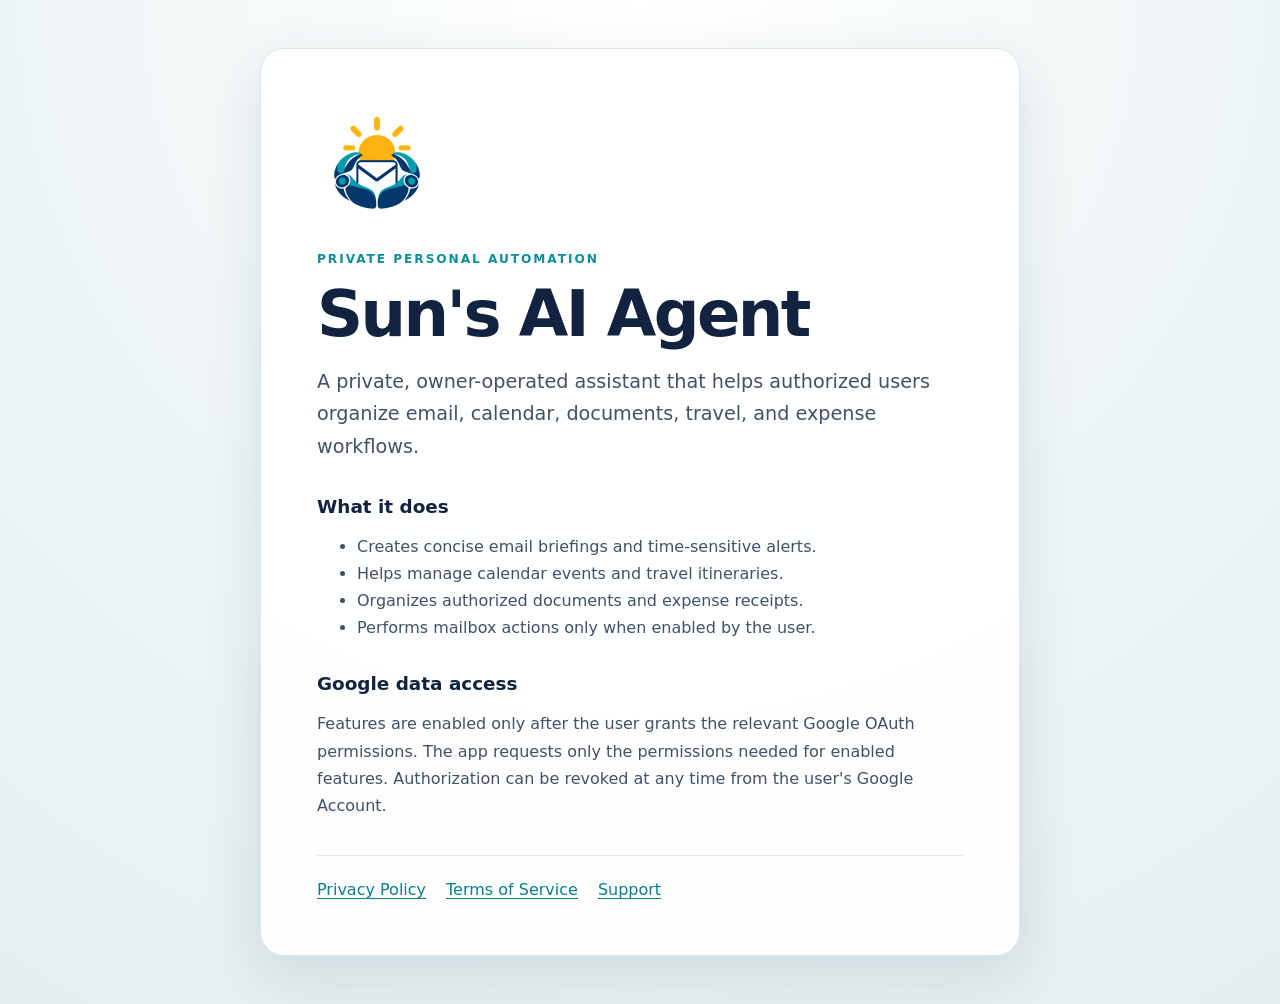
<file: index.html>
<!doctype html>
<html lang="en">
<head>
  <meta charset="utf-8">
  <meta name="viewport" content="width=device-width,initial-scale=1">
  <title>Sun's AI Agent</title>
  <meta name="description" content="A private personal assistant for email, calendar, documents, travel and expense workflows.">
  <link rel="stylesheet" href="styles.css">
</head>
<body>
  <main class="card">
    <img class="logo" src="logo.png" alt="Sun's AI Agent logo">
    <p class="eyebrow">PRIVATE PERSONAL AUTOMATION</p>
    <h1>Sun's AI Agent</h1>
    <p class="lead">A private, owner-operated assistant that helps authorized users organize email, calendar, documents, travel, and expense workflows.</p>

    <section>
      <h2>What it does</h2>
      <ul>
        <li>Creates concise email briefings and time-sensitive alerts.</li>
        <li>Helps manage calendar events and travel itineraries.</li>
        <li>Organizes authorized documents and expense receipts.</li>
        <li>Performs mailbox actions only when enabled by the user.</li>
      </ul>
    </section>

    <section>
      <h2>Google data access</h2>
      <p>Features are enabled only after the user grants the relevant Google OAuth permissions. The app requests only the permissions needed for enabled features. Authorization can be revoked at any time from the user's Google Account.</p>
    </section>

    <nav aria-label="Legal and support">
      <a href="privacy.html">Privacy Policy</a>
      <a href="terms.html">Terms of Service</a>
      <a href="mailto:sun.shilei@gmail.com">Support</a>
    </nav>
  </main>
</body>
</html>
</file>
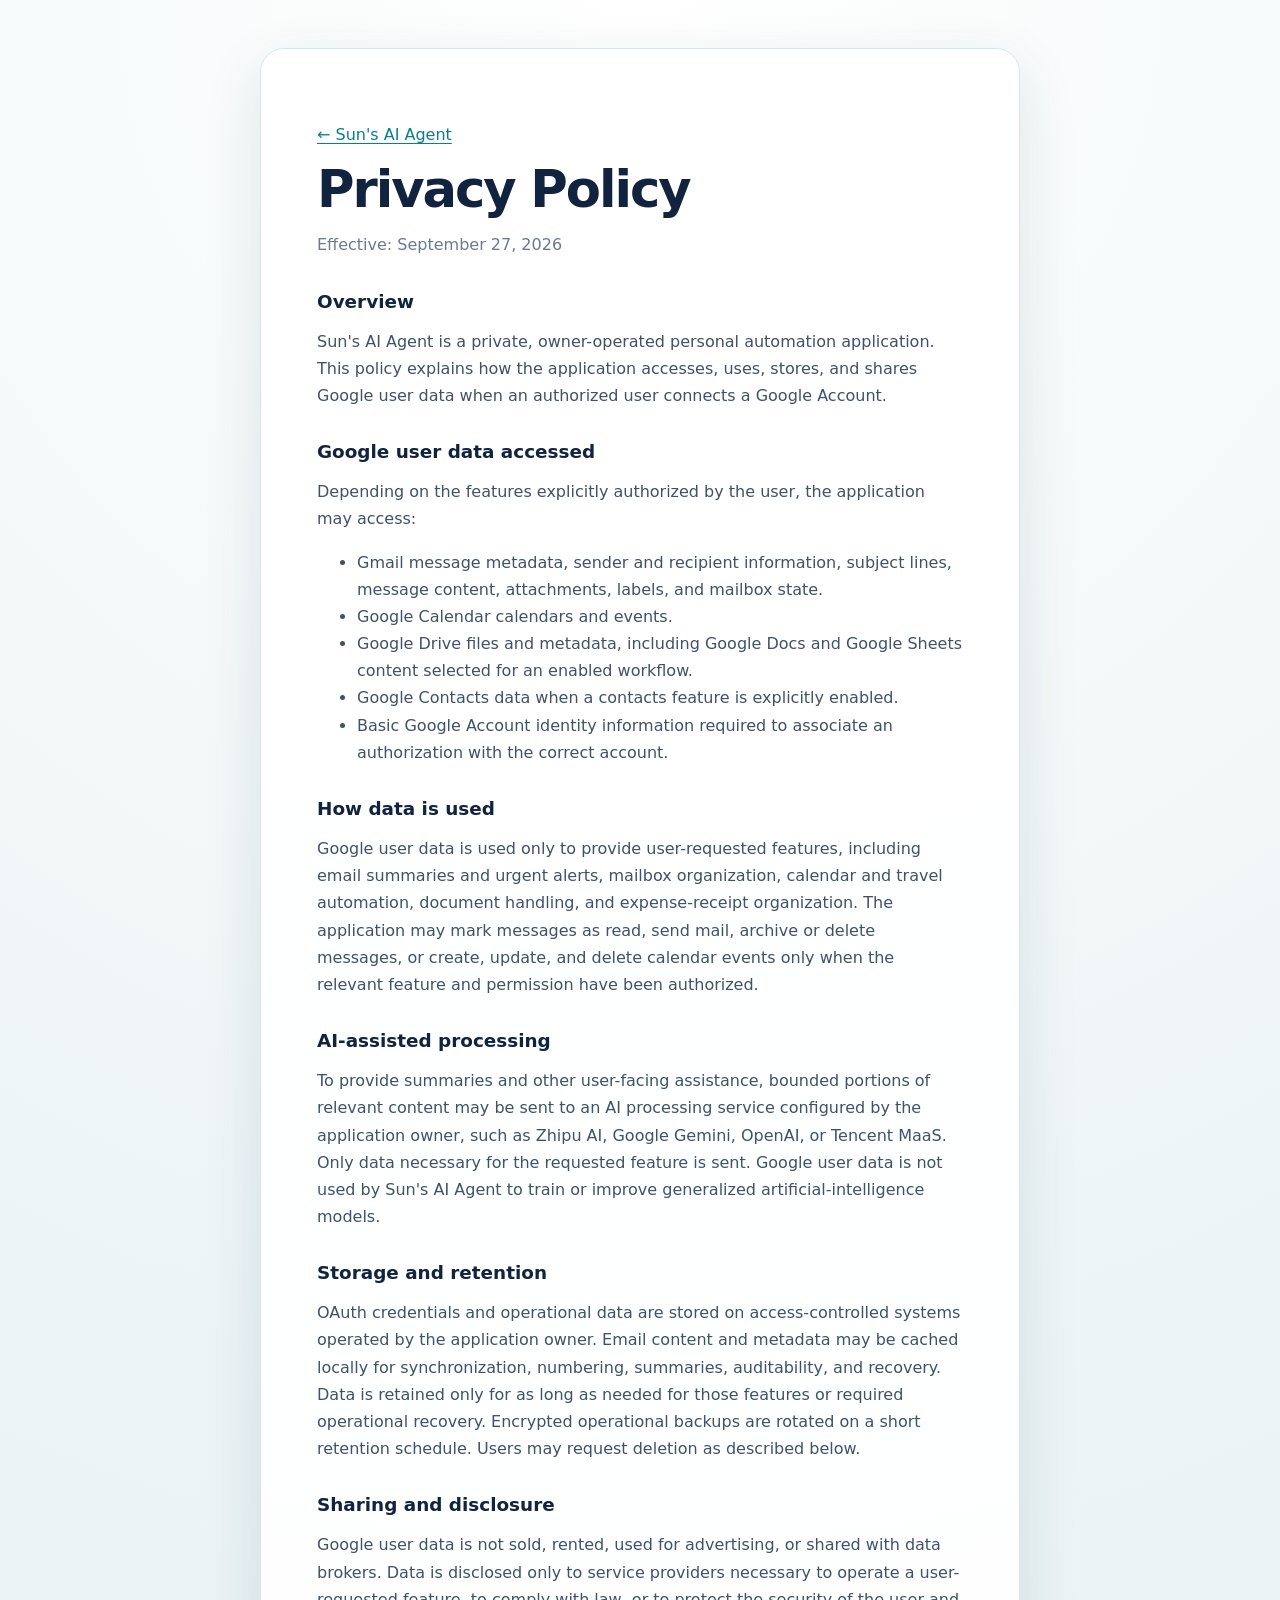
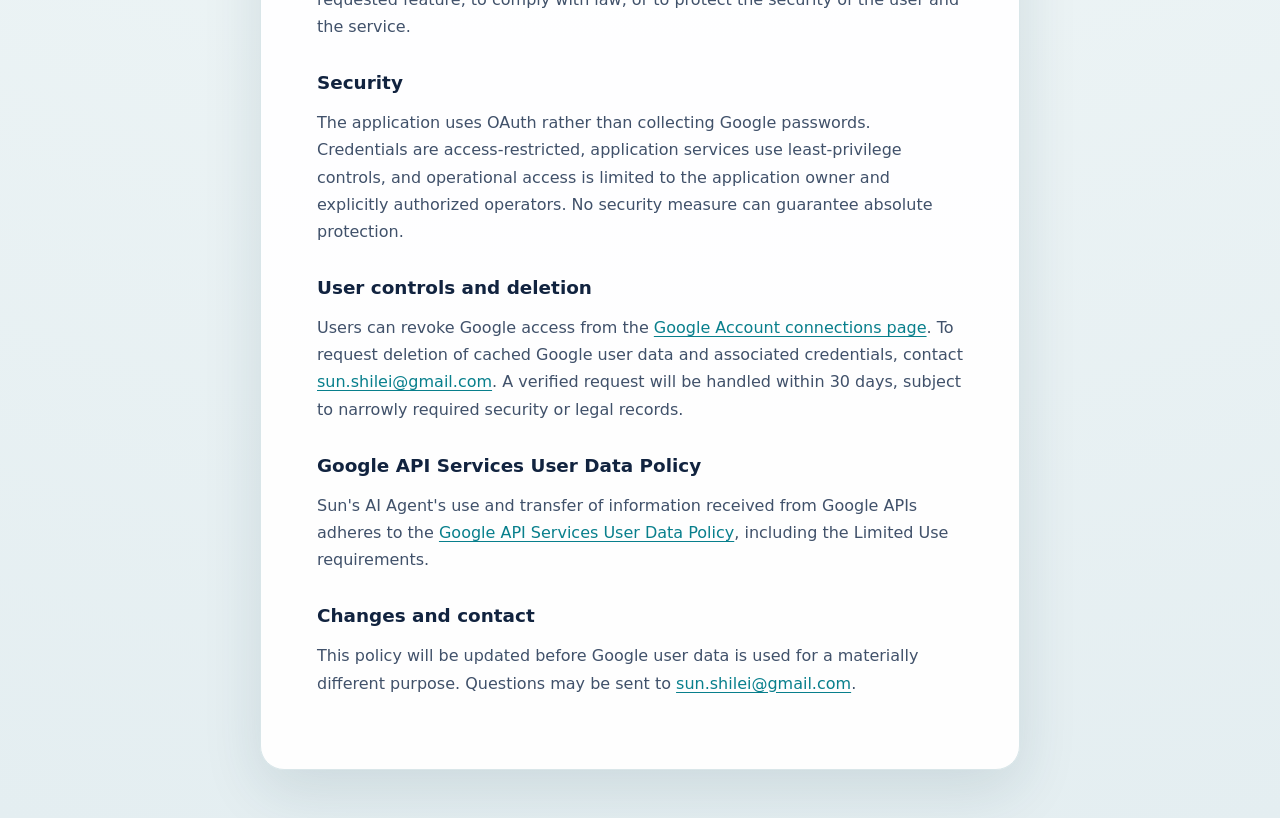
<file: privacy.html>
<!doctype html>
<html lang="en">
<head>
  <meta charset="utf-8">
  <meta name="viewport" content="width=device-width,initial-scale=1">
  <title>Privacy Policy — Sun's AI Agent</title>
  <link rel="stylesheet" href="styles.css">
</head>
<body>
  <main class="card legal">
    <p><a href="index.html">← Sun's AI Agent</a></p>
    <h1>Privacy Policy</h1>
    <p class="muted">Effective: September 27, 2026</p>

    <h2>Overview</h2>
    <p>Sun's AI Agent is a private, owner-operated personal automation application. This policy explains how the application accesses, uses, stores, and shares Google user data when an authorized user connects a Google Account.</p>

    <h2>Google user data accessed</h2>
    <p>Depending on the features explicitly authorized by the user, the application may access:</p>
    <ul>
      <li>Gmail message metadata, sender and recipient information, subject lines, message content, attachments, labels, and mailbox state.</li>
      <li>Google Calendar calendars and events.</li>
      <li>Google Drive files and metadata, including Google Docs and Google Sheets content selected for an enabled workflow.</li>
      <li>Google Contacts data when a contacts feature is explicitly enabled.</li>
      <li>Basic Google Account identity information required to associate an authorization with the correct account.</li>
    </ul>

    <h2>How data is used</h2>
    <p>Google user data is used only to provide user-requested features, including email summaries and urgent alerts, mailbox organization, calendar and travel automation, document handling, and expense-receipt organization. The application may mark messages as read, send mail, archive or delete messages, or create, update, and delete calendar events only when the relevant feature and permission have been authorized.</p>

    <h2>AI-assisted processing</h2>
    <p>To provide summaries and other user-facing assistance, bounded portions of relevant content may be sent to an AI processing service configured by the application owner, such as Zhipu AI, Google Gemini, OpenAI, or Tencent MaaS. Only data necessary for the requested feature is sent. Google user data is not used by Sun's AI Agent to train or improve generalized artificial-intelligence models.</p>

    <h2>Storage and retention</h2>
    <p>OAuth credentials and operational data are stored on access-controlled systems operated by the application owner. Email content and metadata may be cached locally for synchronization, numbering, summaries, auditability, and recovery. Data is retained only for as long as needed for those features or required operational recovery. Encrypted operational backups are rotated on a short retention schedule. Users may request deletion as described below.</p>

    <h2>Sharing and disclosure</h2>
    <p>Google user data is not sold, rented, used for advertising, or shared with data brokers. Data is disclosed only to service providers necessary to operate a user-requested feature, to comply with law, or to protect the security of the user and the service.</p>

    <h2>Security</h2>
    <p>The application uses OAuth rather than collecting Google passwords. Credentials are access-restricted, application services use least-privilege controls, and operational access is limited to the application owner and explicitly authorized operators. No security measure can guarantee absolute protection.</p>

    <h2>User controls and deletion</h2>
    <p>Users can revoke Google access from the <a href="https://myaccount.google.com/connections">Google Account connections page</a>. To request deletion of cached Google user data and associated credentials, contact <a href="mailto:sun.shilei@gmail.com">sun.shilei@gmail.com</a>. A verified request will be handled within 30 days, subject to narrowly required security or legal records.</p>

    <h2>Google API Services User Data Policy</h2>
    <p>Sun's AI Agent's use and transfer of information received from Google APIs adheres to the <a href="https://developers.google.com/terms/api-services-user-data-policy">Google API Services User Data Policy</a>, including the Limited Use requirements.</p>

    <h2>Changes and contact</h2>
    <p>This policy will be updated before Google user data is used for a materially different purpose. Questions may be sent to <a href="mailto:sun.shilei@gmail.com">sun.shilei@gmail.com</a>.</p>
  </main>
</body>
</html>
</file>
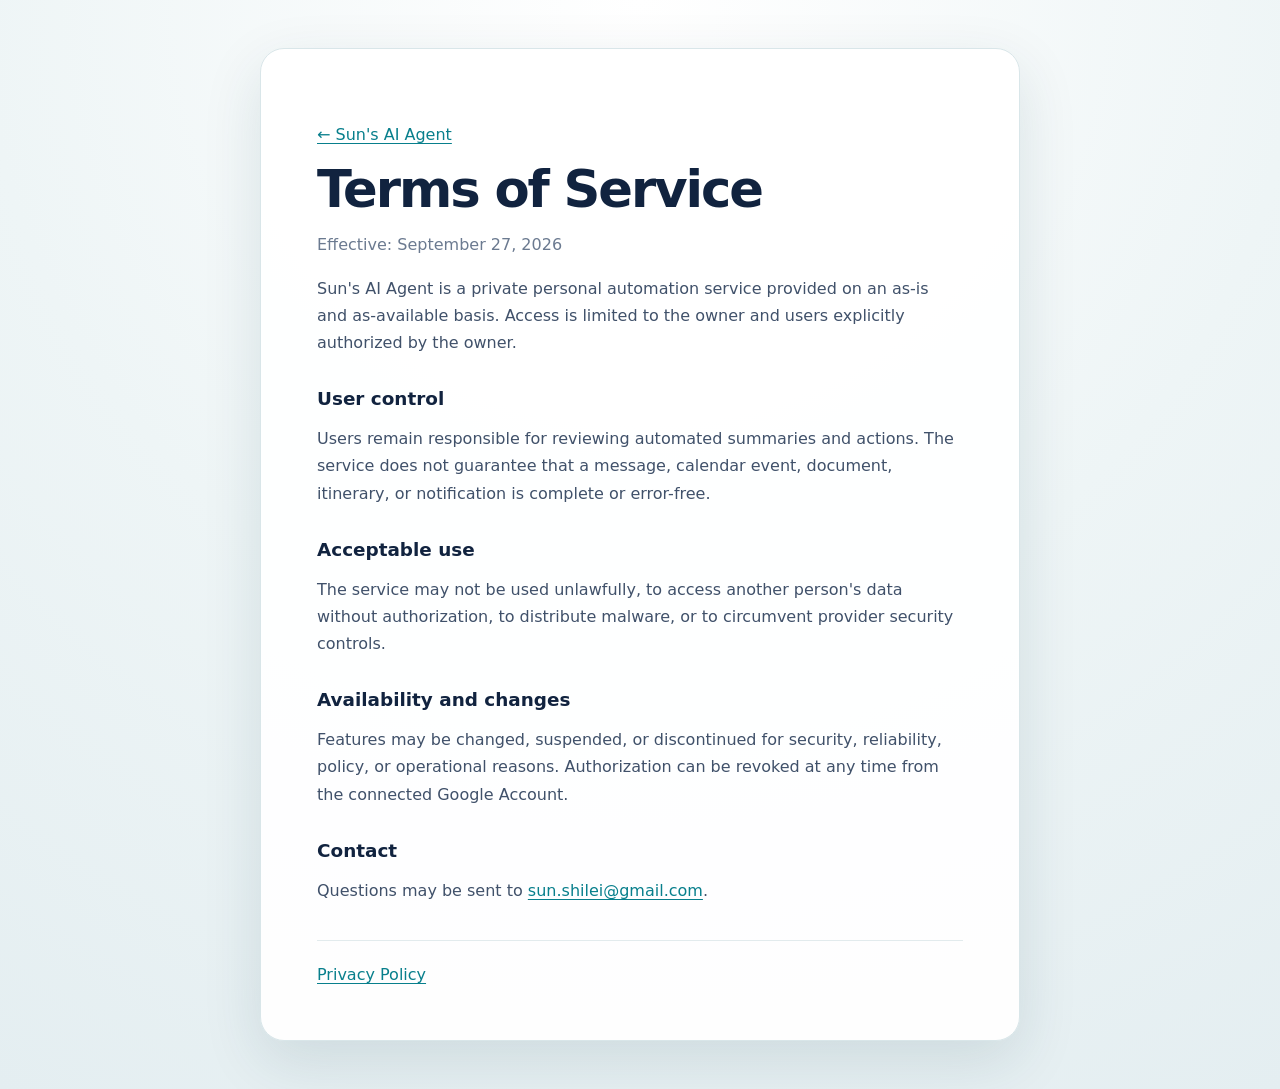
<file: terms.html>
<!doctype html>
<html lang="en">
<head>
  <meta charset="utf-8">
  <meta name="viewport" content="width=device-width,initial-scale=1">
  <title>Terms of Service — Sun's AI Agent</title>
  <link rel="stylesheet" href="styles.css">
</head>
<body>
  <main class="card legal">
    <p><a href="index.html">← Sun's AI Agent</a></p>
    <h1>Terms of Service</h1>
    <p class="muted">Effective: September 27, 2026</p>
    <p>Sun's AI Agent is a private personal automation service provided on an as-is and as-available basis. Access is limited to the owner and users explicitly authorized by the owner.</p>
    <h2>User control</h2>
    <p>Users remain responsible for reviewing automated summaries and actions. The service does not guarantee that a message, calendar event, document, itinerary, or notification is complete or error-free.</p>
    <h2>Acceptable use</h2>
    <p>The service may not be used unlawfully, to access another person's data without authorization, to distribute malware, or to circumvent provider security controls.</p>
    <h2>Availability and changes</h2>
    <p>Features may be changed, suspended, or discontinued for security, reliability, policy, or operational reasons. Authorization can be revoked at any time from the connected Google Account.</p>
    <h2>Contact</h2>
    <p>Questions may be sent to <a href="mailto:sun.shilei@gmail.com">sun.shilei@gmail.com</a>.</p>
    <nav><a href="privacy.html">Privacy Policy</a></nav>
  </main>
</body>
</html>
</file>
<file: styles.css>
:root { color-scheme: light; font-family: Inter, ui-sans-serif, system-ui, -apple-system, BlinkMacSystemFont, "Segoe UI", sans-serif; color: #11233f; background: #eef5f6; }
* { box-sizing: border-box; }
body { margin: 0; padding: 48px 20px; background: radial-gradient(circle at top, #ffffff 0, #eef5f6 52%, #e4eef1 100%); }
.card { width: min(760px, 100%); margin: 0 auto; padding: 56px; background: rgba(255,255,255,.96); border: 1px solid #d9e6e9; border-radius: 24px; box-shadow: 0 20px 60px rgba(16,55,78,.12); }
.logo { display: block; width: 120px; height: 120px; margin-bottom: 24px; }
.eyebrow { color: #0b8f9c; font-size: .76rem; font-weight: 800; letter-spacing: .16em; }
h1 { margin: .2em 0; font-size: clamp(2.2rem, 7vw, 4rem); line-height: 1; letter-spacing: -.04em; }
h2 { margin-top: 2rem; font-size: 1.15rem; }
p, li { color: #40516a; line-height: 1.7; }
.lead { font-size: 1.2rem; }
.muted { color: #6b7a90; }
a { color: #087f8c; text-underline-offset: 3px; }
nav { display: flex; flex-wrap: wrap; gap: 20px; margin-top: 36px; padding-top: 24px; border-top: 1px solid #e2ebed; }
.legal h1 { font-size: clamp(2rem, 6vw, 3.2rem); }
@media (max-width: 600px) { body { padding: 16px; } .card { padding: 28px 22px; border-radius: 18px; } }
</file>
